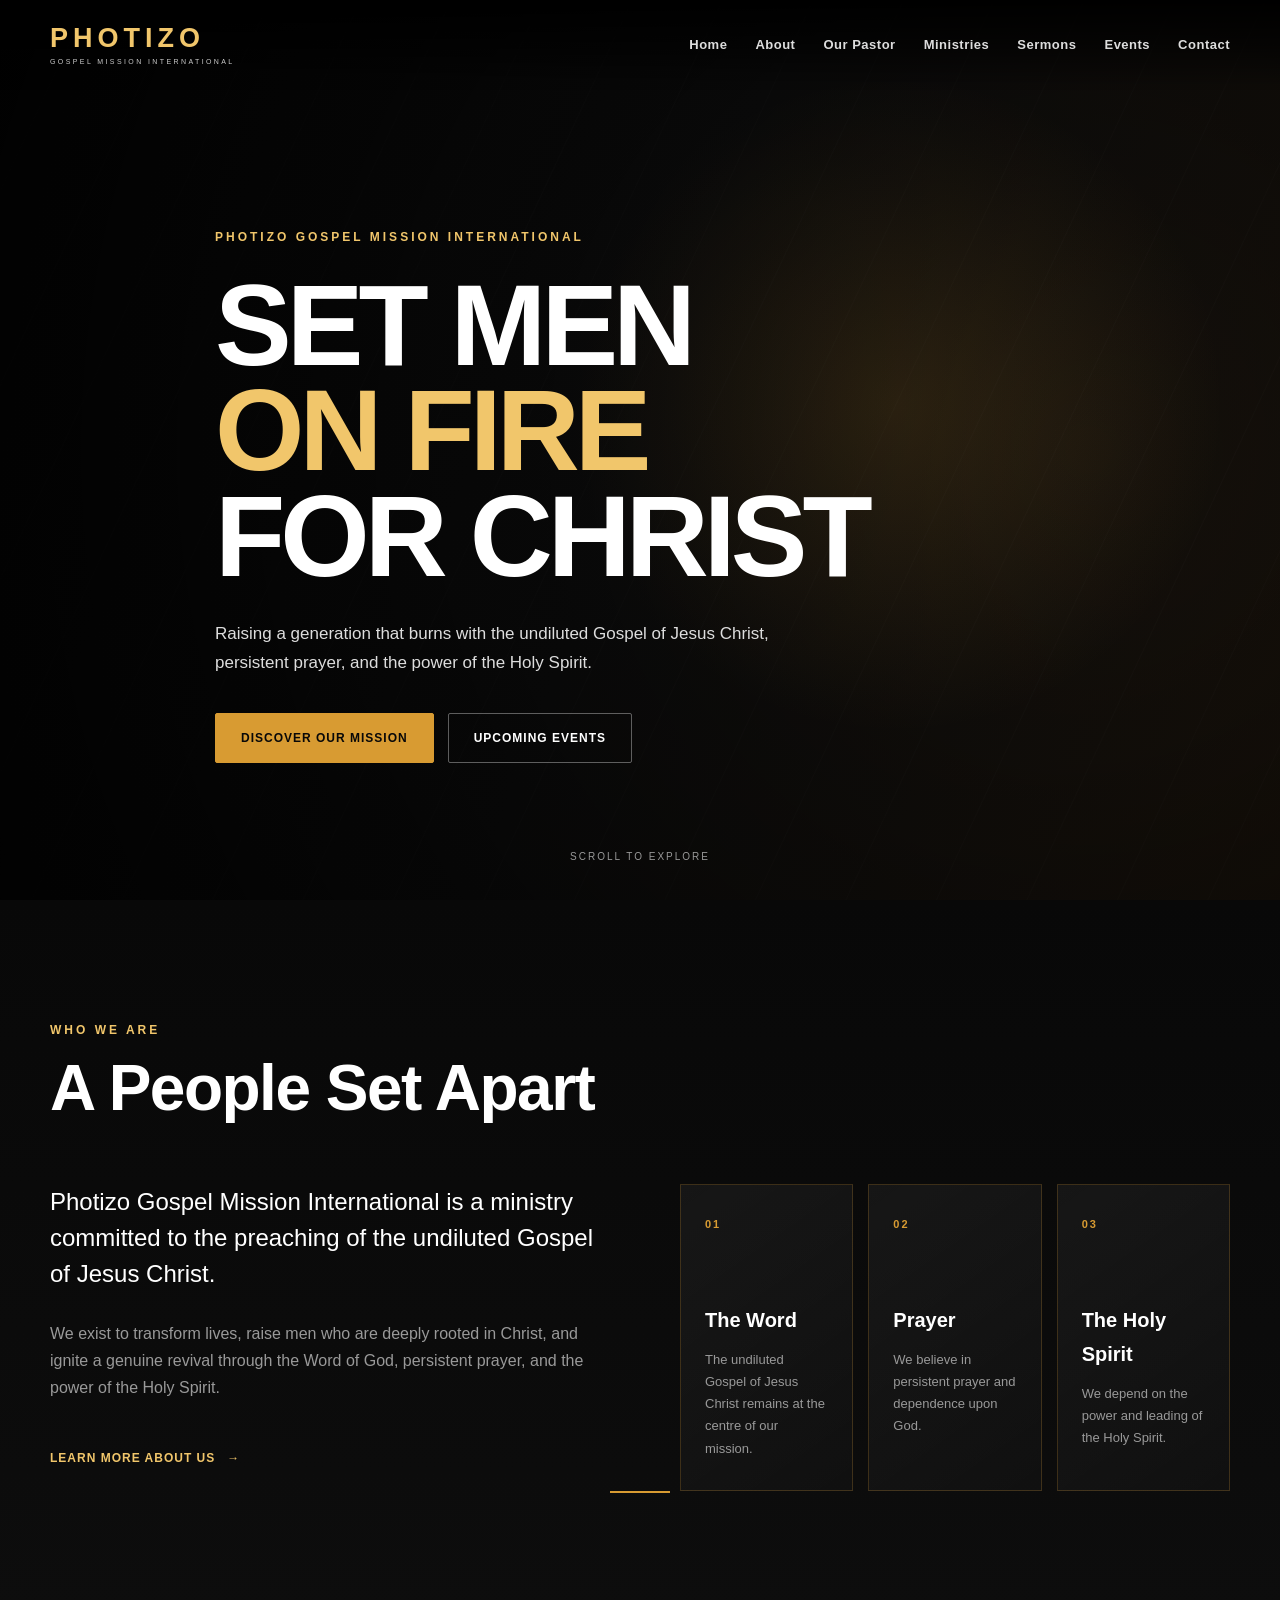
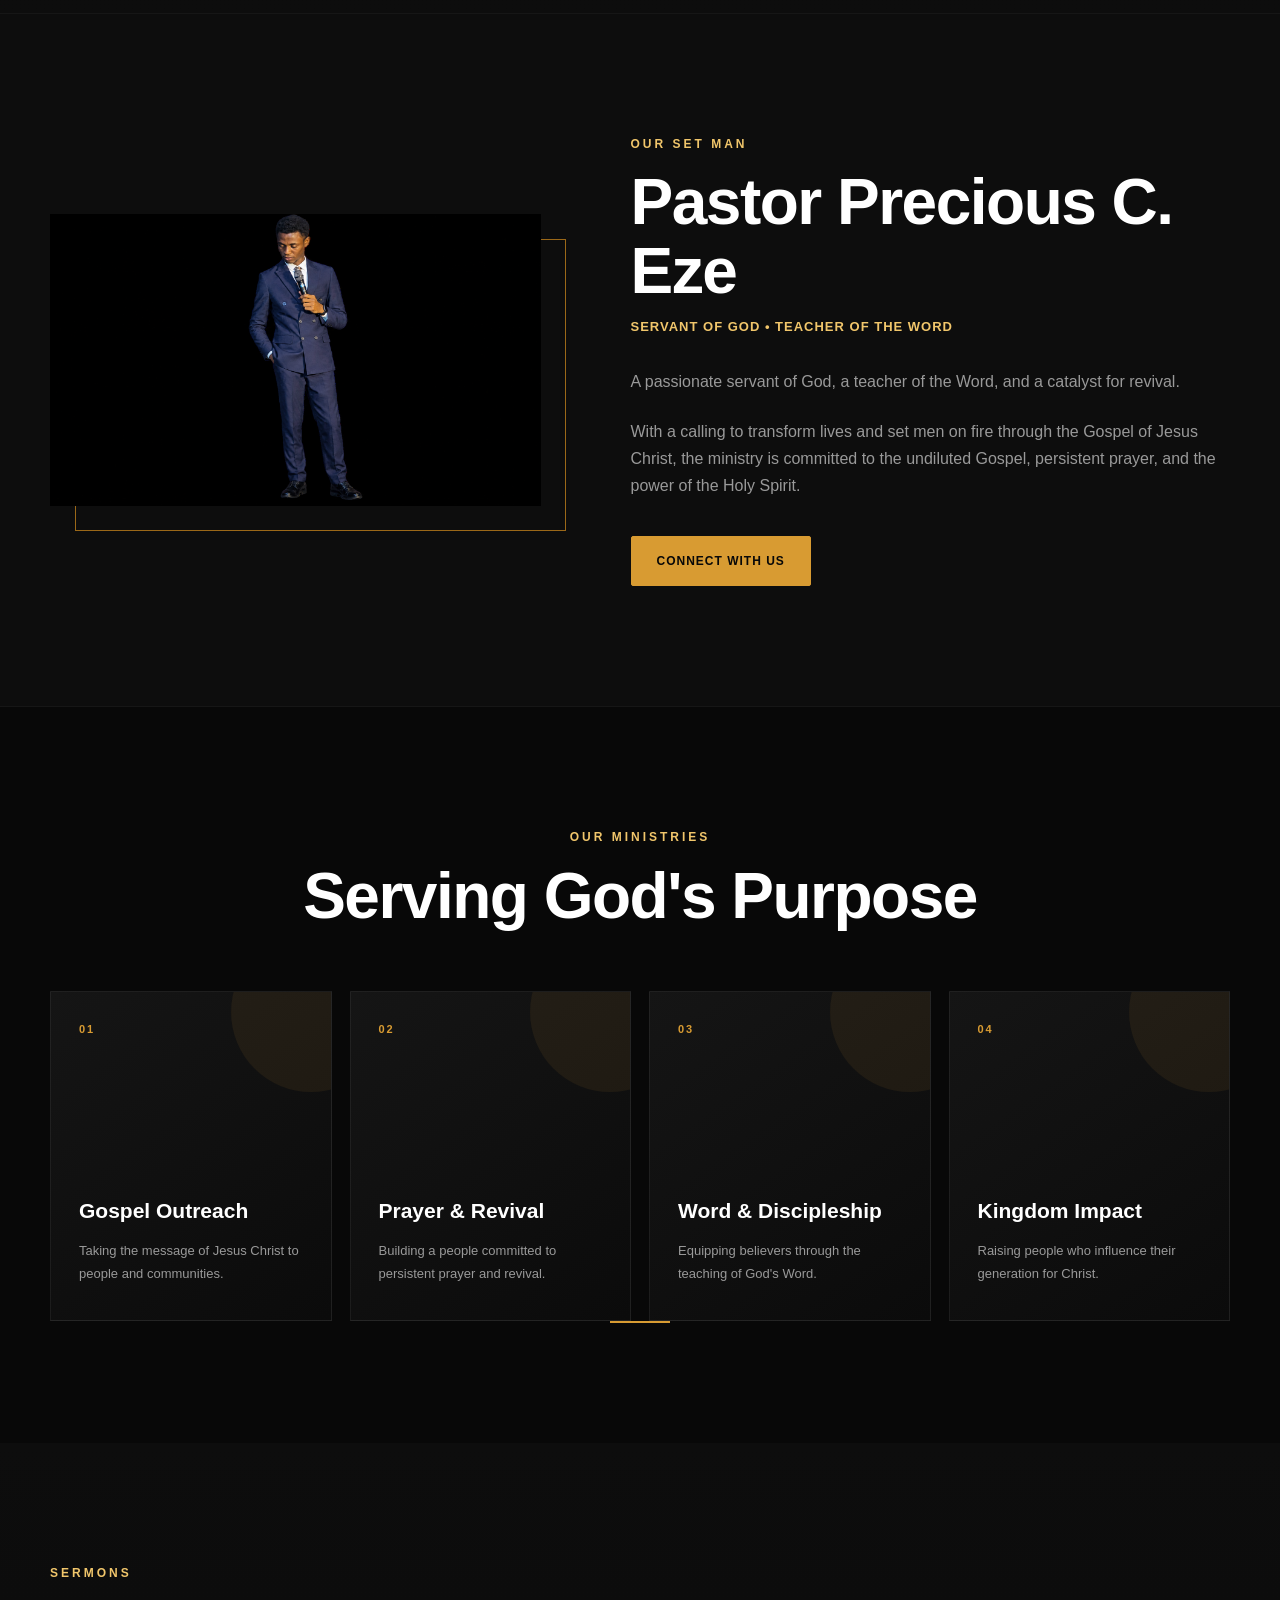
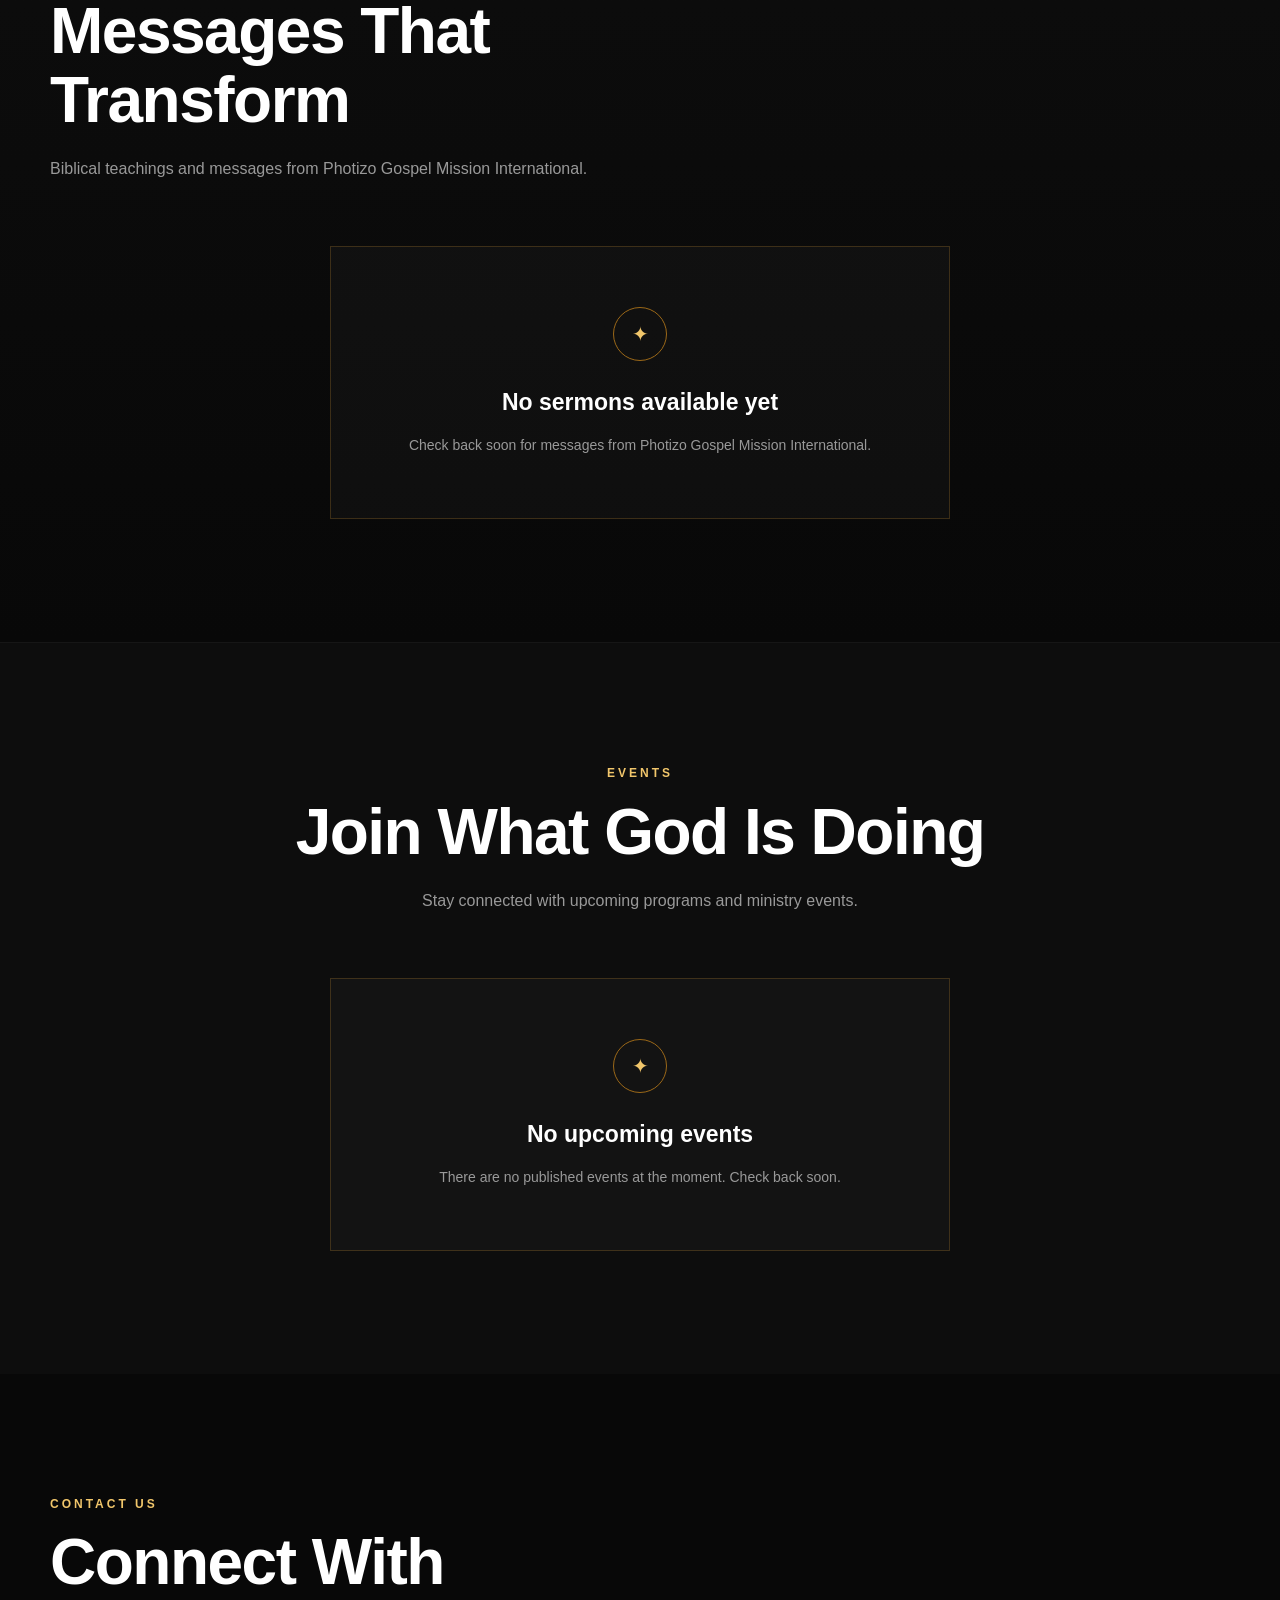
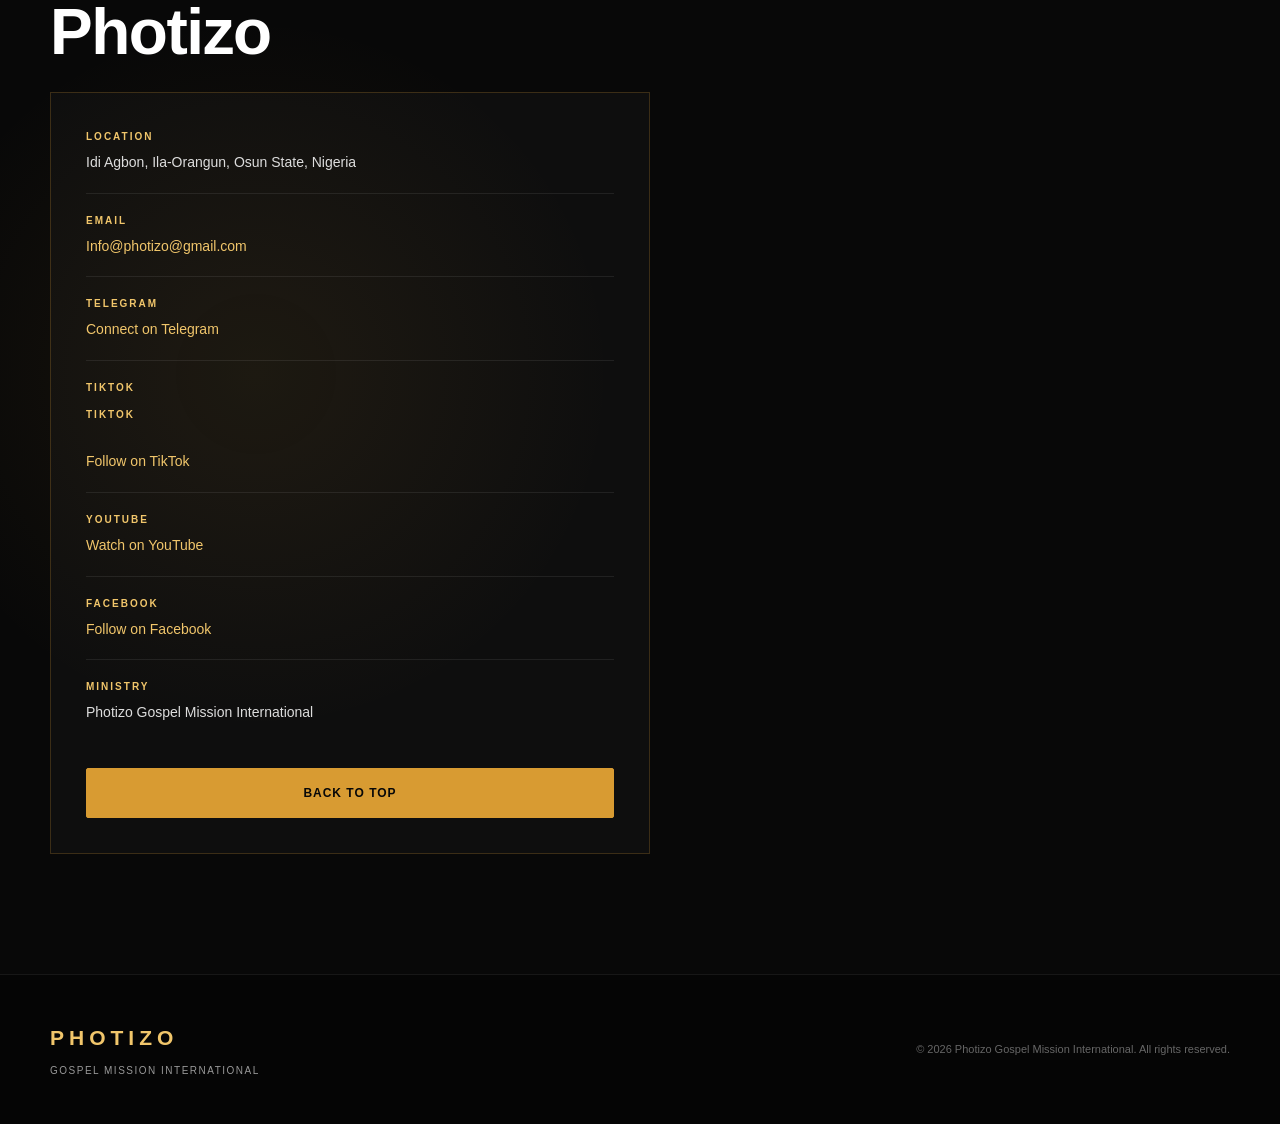
<file: index.html>
<!DOCTYPE html>
<html lang="en">
<head>
    <meta charset="UTF-8">

    <meta
        name="viewport"
        content="width=device-width, initial-scale=1.0"
    >

    <meta
        name="description"
        content="Photizo Gospel Mission International"
    >

    <meta
        name="theme-color"
        content="#090909"
    >

    <title>Photizo Gospel Mission International</title>

    <link
        rel="stylesheet"
        href="css/style.css"
    >
</head>

<body>

    <!-- ==================================================
         HEADER / NAVIGATION
    =================================================== -->

    <header class="site-header">

        <div class="container nav-container">

            <a
                href="#home"
                class="logo"
                aria-label="Photizo Gospel Mission International Home"
            >
                <span class="logo-main">
                    PHOTIZO
                </span>

                <span class="logo-sub">
                    GOSPEL MISSION INTERNATIONAL
                </span>
            </a>


            <button
                class="menu-toggle"
                id="menuToggle"
                type="button"
                aria-label="Open navigation menu"
                aria-expanded="false"
                aria-controls="mainNav"
            >
                <span></span>
                <span></span>
                <span></span>
            </button>


            <nav
                class="main-nav"
                id="mainNav"
                aria-label="Main navigation"
            >

                <a href="#home">Home</a>

                <a href="#about">About</a>

                <a href="#pastor">Our Pastor</a>

                <a href="#ministries">Ministries</a>

                <a href="#sermons">Sermons</a>

                <a href="#events">Events</a>

                <a href="#contact">Contact</a>

            </nav>

        </div>

    </header>


    <!-- ==================================================
         MAIN CONTENT
    =================================================== -->

    <main>


        <!-- ==================================================
             HERO SECTION
        =================================================== -->

        <section
            class="hero-section"
            id="home"
        >

            <div class="hero-overlay"></div>

            <div class="container hero-content">

                <p class="hero-tag">
                    PHOTIZO GOSPEL MISSION INTERNATIONAL
                </p>

                <h1>
                    SET MEN
                    <span>ON FIRE</span>
                    FOR CHRIST
                </h1>

                <p class="hero-description">
                    Raising a generation that burns with the
                    undiluted Gospel of Jesus Christ, persistent
                    prayer, and the power of the Holy Spirit.
                </p>

                <div class="hero-buttons">

                    <a
                        href="#about"
                        class="btn btn-primary"
                    >
                        Discover Our Mission
                    </a>

                    <a
                        href="#events"
                        class="btn btn-outline"
                    >
                        Upcoming Events
                    </a>

                </div>

            </div>

            <div class="hero-scroll">
                <span>Scroll to explore</span>
            </div>

        </section>


        <!-- ==================================================
             ABOUT SECTION
        =================================================== -->

        <section
            class="about-section section"
            id="about"
        >

            <div class="container">

                <div class="section-heading">

                    <p class="section-label">
                        WHO WE ARE
                    </p>

                    <h2>
                        A People Set Apart
                    </h2>

                </div>


                <div class="about-grid">

                    <div class="about-content">

                        <p class="lead-text">
                            Photizo Gospel Mission International
                            is a ministry committed to the preaching
                            of the undiluted Gospel of Jesus Christ.
                        </p>

                        <p>
                            We exist to transform lives, raise men
                            who are deeply rooted in Christ, and
                            ignite a genuine revival through the
                            Word of God, persistent prayer, and the
                            power of the Holy Spirit.
                        </p>

                        <a
                            href="#about"
                            class="text-link"
                        >
                            Learn More About Us
                            <span>→</span>
                        </a>

                    </div>


                    <div class="about-highlight">

                        <div class="highlight-card">

                            <span class="highlight-number">
                                01
                            </span>

                            <h3>
                                The Word
                            </h3>

                            <p>
                                The undiluted Gospel of Jesus Christ
                                remains at the centre of our mission.
                            </p>

                        </div>


                        <div class="highlight-card">

                            <span class="highlight-number">
                                02
                            </span>

                            <h3>
                                Prayer
                            </h3>

                            <p>
                                We believe in persistent prayer and
                                dependence upon God.
                            </p>

                        </div>


                        <div class="highlight-card">

                            <span class="highlight-number">
                                03
                            </span>

                            <h3>
                                The Holy Spirit
                            </h3>

                            <p>
                                We depend on the power and leading
                                of the Holy Spirit.
                            </p>

                        </div>

                    </div>

                </div>

            </div>

        </section>


        <!-- ==================================================
             PASTOR SECTION
        =================================================== -->

        <section
            class="pastor-section section"
            id="pastor"
        >

            <div class="container pastor-grid">

                <div class="pastor-image-wrapper">

                    <img
                        src="file_00000000a63082439e3de35086e7ab78.png"
                        alt="Set man of Photizo Gospel Mission International"
                        class="pastor-image"
                    >

                </div>


                <div class="pastor-content">

                    <p class="section-label">
                        OUR SET MAN
                    </p>

                    <h2>
                        Pastor Precious C. Eze
                    </h2>

                    <p class="pastor-title">
                        Servant of God • Teacher of the Word
                    </p>

                    <p>
                        A passionate servant of God, a teacher
                        of the Word, and a catalyst for revival.
                    </p>

                    <p>
                        With a calling to transform lives and set
                        men on fire through the Gospel of Jesus
                        Christ, the ministry is committed to the
                        undiluted Gospel, persistent prayer, and
                        the power of the Holy Spirit.
                    </p>

                    <a
                        href="#contact"
                        class="btn btn-primary"
                    >
                        Connect With Us
                    </a>

                </div>

            </div>

        </section>


        <!-- ==================================================
             MINISTRIES SECTION
        =================================================== -->

        <section
            class="ministries-section section"
            id="ministries"
        >

            <div class="container">

                <div class="section-heading centered">

                    <p class="section-label">
                        OUR MINISTRIES
                    </p>

                    <h2>
                        Serving God's Purpose
                    </h2>

                </div>


                <div class="ministries-grid">

                    <article class="ministry-card">

                        <span class="card-number">
                            01
                        </span>

                        <h3>
                            Gospel Outreach
                        </h3>

                        <p>
                            Taking the message of Jesus Christ
                            to people and communities.
                        </p>

                    </article>


                    <article class="ministry-card">

                        <span class="card-number">
                            02
                        </span>

                        <h3>
                            Prayer & Revival
                        </h3>

                        <p>
                            Building a people committed to
                            persistent prayer and revival.
                        </p>

                    </article>


                    <article class="ministry-card">

                        <span class="card-number">
                            03
                        </span>

                        <h3>
                            Word & Discipleship
                        </h3>

                        <p>
                            Equipping believers through the
                            teaching of God's Word.
                        </p>

                    </article>


                    <article class="ministry-card">

                        <span class="card-number">
                            04
                        </span>

                        <h3>
                            Kingdom Impact
                        </h3>

                        <p>
                            Raising people who influence their
                            generation for Christ.
                        </p>

                    </article>

                </div>

            </div>

        </section>


        <!-- ==================================================
             SERMONS SECTION
             CONTENT WILL COME FROM SUPABASE
        =================================================== -->

        <section
            class="sermons-section section"
            id="sermons"
        >

            <div class="container">

                <div class="section-heading">

                    <p class="section-label">
                        SERMONS
                    </p>

                    <h2>
                        Messages That Transform
                    </h2>

                    <p>
                        Biblical teachings and messages from
                        Photizo Gospel Mission International.
                    </p>

                </div>


                <div
                    class="sermons-container"
                    id="sermonsContainer"
                >

                    <div class="empty-state">

                        <div class="empty-icon">
                            ✦
                        </div>

                        <h3>
                            No sermons available yet
                        </h3>

                        <p>
                            Check back soon for messages from
                            Photizo Gospel Mission International.
                        </p>

                    </div>

                </div>

            </div>

        </section>


        <!-- ==================================================
             EVENTS SECTION
             CONTENT WILL COME FROM SUPABASE
        =================================================== -->

        <section
            class="events-section section"
            id="events"
        >

            <div class="container">

                <div class="section-heading centered">

                    <p class="section-label">
                        EVENTS
                    </p>

                    <h2>
                        Join What God Is Doing
                    </h2>

                    <p>
                        Stay connected with upcoming programs
                        and ministry events.
                    </p>

                </div>


                <div
                    class="events-container"
                    id="eventsContainer"
                >

                    <!-- EVENT REGISTRATION FORM -->

                    <div
                        class="event-registration-box"
                        id="eventRegistrationBox"
                        style="display: none;"
                    >

                        <div class="section-heading centered">

                            <p class="section-label">
                                EVENT REGISTRATION
                            </p>

                            <h3>
                                Register for an Event
                            </h3>

                            <p>
                                Fill in your details below to register.
                            </p>

                        </div>


                        <form id="eventRegistrationForm">

                            <div class="form-group">

                                <label for="registrationName">
                                    Full Name
                                </label>

                                <input
                                    type="text"
                                    id="registrationName"
                                    name="name"
                                    placeholder="Enter your full name"
                                    required
                                >

                            </div>


                            <div class="form-group">

                                <label for="registrationEmail">
                                    Email Address
                                </label>

                                <input
                                    type="email"
                                    id="registrationEmail"
                                    name="email"
                                    placeholder="Enter your email"
                                    required
                                >

                            </div>


                            <div class="form-group">

                                <label for="registrationEvent">
                                    Select Event
                                </label>

                                <input
                                    type="text"
                                    id="registrationEvent"
                                    name="event_name"
                                    placeholder="Enter event name"
                                    required
                                >

                            </div>


                            <button
                                type="submit"
                                class="primary-btn"
                            >
                                Register
                            </button>


                            <div
                                id="registrationFormMessage"
                                class="event-message"
                            ></div>

                        </form>

                    </div>


                    <div class="empty-state">

                        <div class="empty-icon">
                            ✦
                        </div>

                        <h3>
                            No upcoming events
                        </h3>

                        <p>
                            There are no published events at
                            the moment. Check back soon.
                        </p>

                    </div>

                </div>

            </div>

        </section>


        <!-- ==================================================
             CONTACT SECTION
        =================================================== -->

        <section
            class="contact-section section"
            id="contact"
        >

            <div class="container">

                <div class="contact-grid">

                    <div class="contact-content">

                        <p class="section-label">
                            CONTACT US
                        </p>

                        <h2>
                            Connect With Photizo
                        </h2>


                        <div class="contact-details">

                            <div class="contact-item">

                                <span>
                                    Location
                                </span>

                                <p>
                                    Idi Agbon, Ila-Orangun,
                                    Osun State, Nigeria
                                </p>

                            </div>


                            <div class="contact-item">

                                <span>
                                    Email
                                </span>

                                <p>
                                    <a href="mailto:Info@photizo@gmail.com">
                                        Info@photizo@gmail.com
                                    </a>
                                </p>

                            </div>


                            <div class="contact-item">

                                <span>
                                    Telegram
                                </span>

                                <p>
                                    <a
                                        href="https://t.me/Precious_C_Eze"
                                        target="_blank"
                                        rel="noopener noreferrer"
                                    >
                                        Connect on Telegram
                                    </a>
                                </p>

                            </div>


                            <div class="contact-item">

                                <span>
                                    TikTok
                                </span>

                                <p>
                                    <a
                                        href="https://www.tiktok.com/@precious_c_eze"
                                        target="_blank"
                                        rel="noopener noreferrer"<div class="contact-item">

                                <span>
                                    TikTok
                                </span>

                                <p>
                                    <a
                                        href="https://www.tiktok.com/@precious_c_eze"
                                        target="_blank"
                                        rel="noopener noreferrer"
                                    >
                                        Follow on TikTok
                                    </a>
                                </p>

                            </div>


                            <div class="contact-item">

                                <span>
                                    YouTube
                                </span>

                                <p>
                                    <a
                                        href="https://www.youtube.com/precious_c_eze"
                                        target="_blank"
                                        rel="noopener noreferrer"
                                    >
                                        Watch on YouTube
                                    </a>
                                </p>

                            </div>


                            <div class="contact-item">

                                <span>
                                    Facebook
                                </span>

                                <p>
                                    <a
                                        href="https://www.facebook.com/Precious.Chigozirim.eze"
                                        target="_blank"
                                        rel="noopener noreferrer"
                                    >
                                        Follow on Facebook
                                    </a>
                                </p>

                            </div>


                            <div class="contact-item">

                                <span>
                                    Ministry
                                </span>

                                <p>
                                    Photizo Gospel Mission International
                                </p>

                            </div>


                            <a
                                href="#home"
                                class="btn btn-primary"
                            >
                                Back To Top
                            </a>

                        </div>

                    </div>

                </div>

            </div>

        </section>

    </main>


    <!-- ==================================================
         FOOTER
    =================================================== -->

    <footer class="site-footer">

        <div class="container footer-content">

            <div class="footer-brand">

                <span class="logo-main">
                    PHOTIZO
                </span>

                <p>
                    Gospel Mission International
                </p>

            </div>


            <p class="copyright">
                ©
                <span id="currentYear"></span>
                Photizo Gospel Mission International.
                All rights reserved.
            </p>

        </div>

    </footer>


    <!-- ==================================================
         JAVASCRIPT
         MOBILE MENU + HEADER
    =================================================== -->

    <script>

        document.addEventListener(
            "DOMContentLoaded",
            function () {

                const menuToggle =
                    document.getElementById("menuToggle");

                const mainNav =
                    document.getElementById("mainNav");

                const siteHeader =
                    document.querySelector(".site-header");


                /* MOBILE MENU */

                if (menuToggle && mainNav) {

                    menuToggle.addEventListener(
                        "click",
                        function () {

                            const isOpen =
                                mainNav.classList.toggle("active");

                            menuToggle.classList.toggle(
                                "active",
                                isOpen
                            );

                            menuToggle.setAttribute(
                                "aria-expanded",
                                isOpen ? "true" : "false"
                            );

                            menuToggle.setAttribute(
                                "aria-label",
                                isOpen
                                    ? "Close navigation menu"
                                    : "Open navigation menu"
                            );

                        }
                    );


                    /* CLOSE MENU AFTER CLICKING A LINK */

                    mainNav
                        .querySelectorAll("a")
                        .forEach(function (link) {

                            link.addEventListener(
                                "click",
                                function () {

                                    mainNav.classList.remove(
                                        "active"
                                    );

                                    menuToggle.classList.remove(
                                        "active"
                                    );

                                    menuToggle.setAttribute(
                                        "aria-expanded",
                                        "false"
                                    );

                                    menuToggle.setAttribute(
                                        "aria-label",
                                        "Open navigation menu"
                                    );

                                }
                            );

                        });

                }


                /* HEADER SCROLL EFFECT */

                function updateHeader() {

                    if (!siteHeader) {
                        return;
                    }

                    if (window.scrollY > 40) {

                        siteHeader.classList.add(
                            "scrolled"
                        );

                    } else {

                        siteHeader.classList.remove(
                            "scrolled"
                        );

                    }

                }


                window.addEventListener(
                    "scroll",
                    updateHeader
                );

                updateHeader();


                /* CURRENT YEAR */

                const currentYear =
                    document.getElementById("currentYear");

                if (currentYear) {

                    currentYear.textContent =
                        new Date().getFullYear();

                }

            }
        );

    </script>

</body>
    </html>
</file>
<file: css/style.css>
/* =========================================================
   PHOTIZO GOSPEL MISSION INTERNATIONAL
   MAIN WEBSITE STYLES
   COMPLETE CLEAN RESPONSIVE VERSION
========================================================= */


/* =========================================================
   ROOT VARIABLES
========================================================= */

:root {
    --bg-dark: #080808;
    --bg-soft: #101010;
    --bg-card: #151515;

    --gold: #d89b32;
    --gold-light: #f1c66b;
    --gold-dark: #9b6818;

    --white: #ffffff;
    --text-light: #dddddd;
    --text-muted: #999999;

    --border: rgba(216, 155, 50, 0.22);

    --container: 1180px;

    --transition: 0.3s ease;
}


/* =========================================================
   RESET
========================================================= */

* {
    margin: 0;
    padding: 0;
    box-sizing: border-box;
}


html {
    scroll-behavior: smooth;
}


body {
    font-family:
        Arial,
        Helvetica,
        sans-serif;

    background: var(--bg-dark);
    color: var(--white);

    line-height: 1.7;

    overflow-x: hidden;
}


a {
    color: inherit;
    text-decoration: none;
}


button,
input {
    font-family: inherit;
}


img {
    max-width: 100%;
    display: block;
}


/* =========================================================
   CONTAINER
========================================================= */

.container {
    width: min(
        calc(100% - 40px),
        var(--container)
    );

    margin-inline: auto;
}


/* =========================================================
   HIDE OLD / DUPLICATE NAVIGATION
========================================================= */

/*
   The HTML contains an older .site-nav block before
   the main .site-header.

   We hide that duplicate navigation so it cannot
   interfere with the responsive hamburger menu.
*/

.site-nav {
    display: none;
}


/* =========================================================
   HEADER
========================================================= */

.site-header {
    position: fixed;

    top: 0;
    left: 0;

    width: 100%;

    z-index: 1000;

    background:
        linear-gradient(
            to bottom,
            rgba(0, 0, 0, 0.96),
            rgba(0, 0, 0, 0.55),
            transparent
        );

    transition:
        background var(--transition),
        backdrop-filter var(--transition);
}


.site-header.scrolled {
    background: rgba(8, 8, 8, 0.96);

    backdrop-filter: blur(12px);

    border-bottom:
        1px solid var(--border);
}


/* =========================================================
   HEADER NAV CONTAINER
========================================================= */

.site-header .nav-container {
    min-height: 90px;

    display: flex;

    align-items: center;

    justify-content: space-between;

    gap: 30px;
}


/* =========================================================
   LOGO
========================================================= */

.logo {
    display: flex;

    flex-direction: column;

    line-height: 1;

    flex-shrink: 0;
}


.logo-main {
    color: var(--gold-light);

    font-size: 27px;

    font-weight: 900;

    letter-spacing: 5px;
}


.logo-sub {
    color: var(--white);

    font-size: 7px;

    letter-spacing: 2.4px;

    margin-top: 6px;

    opacity: 0.8;
}


/* =========================================================
   MAIN NAVIGATION
========================================================= */

.main-nav {
    display: flex;

    align-items: center;

    gap: 28px;
}


.main-nav a {
    position: relative;

    color: var(--text-light);

    font-size: 13px;

    font-weight: 600;

    letter-spacing: 0.5px;

    padding: 8px 0;

    transition:
        color var(--transition);
}


.main-nav a::after {
    content: "";

    position: absolute;

    left: 0;
    bottom: 0;

    width: 0;
    height: 2px;

    background: var(--gold);

    transition:
        width var(--transition);
}


.main-nav a:hover {
    color: var(--gold-light);
}


.main-nav a:hover::after {
    width: 100%;
}


/* =========================================================
   MOBILE MENU BUTTON
========================================================= */

.menu-toggle {
    display: none;

    width: 44px;
    height: 44px;

    border:
        1px solid var(--border);

    background:
        rgba(0, 0, 0, 0.4);

    cursor: pointer;

    align-items: center;
    justify-content: center;

    flex-direction: column;

    gap: 5px;

    border-radius: 4px;

    position: relative;

    z-index: 1002;
}


.menu-toggle span {
    width: 21px;
    height: 2px;

    background:
        var(--gold-light);

    transition:
        transform var(--transition),
        opacity var(--transition);
}


/* =========================================================
   GENERAL SECTIONS
========================================================= */

.section {
    position: relative;

    padding:
        120px 0;
}


.section-heading {
    max-width: 700px;

    margin-bottom: 60px;
}


.section-heading.centered {
    margin-inline: auto;

    text-align: center;
}


.section-label {
    color: var(--gold-light);

    font-size: 12px;

    font-weight: 800;

    letter-spacing: 3px;

    margin-bottom: 14px;
}


.section-heading h2,
.pastor-content h2,
.contact-content h2 {
    font-size:
        clamp(
            36px,
            5vw,
            64px
        );

    line-height: 1.08;

    font-weight: 800;

    letter-spacing: -1.5px;
}


.section-heading > p:last-child {
    color: var(--text-muted);

    margin-top: 20px;

    max-width: 620px;
}


.section-heading.centered > p:last-child {
    margin-inline: auto;
}


/* =========================================================
   BUTTONS
========================================================= */

.btn {
    display: inline-flex;

    align-items: center;

    justify-content: center;

    min-height: 50px;

    padding:
        0 25px;

    border-radius: 2px;

    font-size: 12px;

    font-weight: 800;

    letter-spacing: 1px;

    text-transform: uppercase;

    transition:
        transform var(--transition),
        background var(--transition),
        color var(--transition),
        border-color var(--transition);

    cursor: pointer;
}


.btn:hover {
    transform:
        translateY(-3px);
}


.btn-primary {
    background:
        var(--gold);

    color:
        #080808;

    border:
        1px solid var(--gold);
}


.btn-primary:hover {
    background:
        var(--gold-light);

    border-color:
        var(--gold-light);
}


.btn-outline {
    background:
        transparent;

    color:
        var(--white);

    border:
        1px solid
        rgba(
            255,
            255,
            255,
            0.35
        );
}


.btn-outline:hover {
    border-color:
        var(--gold);

    color:
        var(--gold-light);
}


/* =========================================================
   TEXT LINK
========================================================= */

.text-link {
    display: inline-flex;

    align-items: center;

    gap: 12px;

    color:
        var(--gold-light);

    font-size: 12px;

    font-weight: 800;

    letter-spacing: 1px;

    text-transform: uppercase;

    margin-top: 25px;

    transition:
        gap var(--transition),
        color var(--transition);
}


.text-link:hover {
    gap: 18px;

    color:
        var(--white);
}


/* =========================================================
   HERO SECTION
========================================================= */

.hero-section {
    min-height: 100vh;

    position: relative;

    display: flex;

    align-items: center;

    background:
        radial-gradient(
            circle at 70% 45%,
            rgba(
                216,
                155,
                50,
                0.16
            ),
            transparent 32%
        ),
        linear-gradient(
            110deg,
            #080808 0%,
            #0d0d0d 50%,
            #17110a 100%
        );

    overflow: hidden;
}


.hero-section::before {
    content: "";

    position: absolute;

    inset: 0;

    background:
        repeating-linear-gradient(
            115deg,
            transparent 0,
            transparent 80px,
            rgba(
                255,
                255,
                255,
                0.015
            ) 81px,
            transparent 82px
        );

    pointer-events: none;
}


.hero-overlay {
    position: absolute;

    inset: 0;

    background:
        radial-gradient(
            circle at 85% 50%,
            transparent 0,
            rgba(
                0,
                0,
                0,
                0.45
            ) 55%,
            rgba(
                0,
                0,
                0,
                0.85
            ) 100%
        );
}


.hero-content {
    position: relative;

    z-index: 2;

    padding-top: 90px;

    max-width: 850px;
}


.hero-tag {
    color:
        var(--gold-light);

    font-size: 12px;

    font-weight: 800;

    letter-spacing: 3px;

    margin-bottom: 25px;
}


.hero-content h1 {
    font-size:
        clamp(
            55px,
            9vw,
            115px
        );

    line-height: 0.92;

    font-weight: 900;

    letter-spacing: -5px;

    max-width: 900px;
}


.hero-content h1 span {
    display: block;

    color:
        var(--gold-light);
}


.hero-description {
    max-width: 600px;

    margin-top: 30px;

    color:
        var(--text-light);

    font-size: 17px;
}


.hero-buttons {
    display: flex;

    flex-wrap: wrap;

    gap: 14px;

    margin-top: 35px;
}


.hero-scroll {
    position: absolute;

    bottom: 35px;

    left: 50%;

    transform:
        translateX(-50%);

    color:
        var(--text-muted);

    font-size: 10px;

    letter-spacing: 2px;

    text-transform: uppercase;
}


/* =========================================================
   ABOUT SECTION
========================================================= */

.about-section {
    background:
        linear-gradient(
            180deg,
            #080808 0%,
            #0d0d0d 100%
        );
}


.about-grid {
    display: grid;

    grid-template-columns:
        minmax(0, 1fr)
        minmax(0, 1fr);

    gap: 80px;

    align-items: start;
}


.about-content {
    max-width: 600px;
}


.about-content p {
    color:
        var(--text-muted);

    font-size: 16px;

    margin-bottom: 22px;
}


.about-content .lead-text {
    color:
        var(--white);

    font-size: 24px;

    line-height: 1.5;

    margin-bottom: 28px;
}


/* =========================================================
   ABOUT HIGHLIGHTS
========================================================= */

.about-highlight {
    display: grid;

    grid-template-columns:
        repeat(3, 1fr);

    gap: 15px;
}


.highlight-card {
    position: relative;

    min-height: 280px;

    padding:
        30px 24px;

    background:
        linear-gradient(
            145deg,
            rgba(
                255,
                255,
                255,
                0.05
            ),
            rgba(
                255,
                255,
                255,
                0.015
            )
        );

    border:
        1px solid
        var(--border);

    overflow: hidden;

    transition:
        transform var(--transition),
        border-color var(--transition),
        background var(--transition);
}


.highlight-card::before {
    content: "";

    position: absolute;

    top: 0;
    left: 0;

    width: 100%;
    height: 3px;

    background:
        var(--gold);

    transform:
        scaleX(0);

    transform-origin:
        left;

    transition:
        transform var(--transition);
}


.highlight-card:hover {
    transform:
        translateY(-8px);

    border-color:
        rgba(
            216,
            155,
            50,
            0.55
        );

    background:
        rgba(
            216,
            155,
            50,
            0.05
        );
}


.highlight-card:hover::before {
    transform:
        scaleX(1);
}


.highlight-number {
    display: block;

    color:
        var(--gold);

    font-size: 11px;

    font-weight: 800;

    letter-spacing: 2px;

    margin-bottom: 70px;
}


.highlight-card h3 {
    font-size: 20px;

    margin-bottom: 12px;
}


.highlight-card p {
    color:
        var(--text-muted);

    font-size: 13px;

    line-height: 1.7;
}


/* =========================================================
   PASTOR SECTION
========================================================= */

.pastor-section {
    background:
        #0d0d0d;

    border-top:
        1px solid
        rgba(
            255,
            255,
            255,
            0.04
        );

    border-bottom:
        1px solid
        rgba(
            255,
            255,
            255,
            0.04
        );
}


.pastor-grid {
    display: grid;

    grid-template-columns:
        minmax(0, 0.9fr)
        minmax(0, 1.1fr);

    gap: 90px;

    align-items: center;
   }/* =========================================================
   PASTOR IMAGE
========================================================= */

.pastor-image-wrapper {
    position: relative;

    width: 100%;

    display: flex;

    align-items: center;

    justify-content: center;

    overflow: visible;
}


.pastor-image {
    display: block;

    width: 100%;

    height: auto;

    max-height: 600px;

    object-fit: contain;

    object-position: center;

    position: relative;

    z-index: 1;
}


.pastor-image-wrapper::before {
    content: "";

    position: absolute;

    top: 25px;
    left: 25px;

    right: -25px;
    bottom: -25px;

    border:
        1px solid
        var(--gold-dark);

    pointer-events: none;

    z-index: 0;
}


/* =========================================================
   OLD IMAGE PLACEHOLDER
========================================================= */

.pastor-image-placeholder {
    position: relative;

    min-height: 600px;

    display: flex;

    align-items: center;

    justify-content: center;

    background:
        radial-gradient(
            circle at center,
            rgba(
                216,
                155,
                50,
                0.16
            ),
            transparent 50%
        ),
        linear-gradient(
            145deg,
            #1b1b1b,
            #080808
        );

    border:
        1px solid
        var(--border);

    overflow: hidden;
}


.pastor-image-placeholder::after {
    content: "";

    position: absolute;

    inset: 0;

    background:
        linear-gradient(
            135deg,
            transparent 45%,
            rgba(
                216,
                155,
                50,
                0.12
            ) 50%,
            transparent 55%
        );

    opacity: 0.6;
}


.pastor-image-placeholder span {
    position: relative;

    z-index: 2;

    color:
        var(--gold-light);

    font-size: 13px;

    font-weight: 800;

    letter-spacing: 5px;
}


/* =========================================================
   PASTOR CONTENT
========================================================= */

.pastor-content {
    max-width: 650px;
}


.pastor-content h2 {
    margin-bottom: 10px;
}


.pastor-title {
    color:
        var(--gold-light) !important;

    font-size:
        13px !important;

    font-weight: 700;

    letter-spacing: 1px;

    text-transform: uppercase;

    margin-bottom:
        30px !important;
}


.pastor-content p:not(.section-label):not(.pastor-title) {
    color:
        var(--text-muted);

    font-size: 16px;

    margin-bottom: 22px;
}


.pastor-content .btn {
    margin-top: 15px;
}


/* =========================================================
   MINISTRIES
========================================================= */

.ministries-section {
    background:
        #080808;
}


.ministries-grid {
    display: grid;

    grid-template-columns:
        repeat(4, 1fr);

    gap: 18px;
}


.ministry-card {
    position: relative;

    min-height: 330px;

    padding:
        35px 28px;

    display: flex;

    flex-direction: column;

    justify-content: flex-end;

    background:
        linear-gradient(
            145deg,
            #151515,
            #0b0b0b
        );

    border:
        1px solid
        rgba(
            255,
            255,
            255,
            0.07
        );

    overflow: hidden;

    transition:
        transform var(--transition),
        border-color var(--transition);
}


.ministry-card::before {
    content: "";

    position: absolute;

    top: -60px;
    right: -60px;

    width: 160px;
    height: 160px;

    border-radius: 50%;

    background:
        rgba(
            216,
            155,
            50,
            0.08
        );

    transition:
        transform var(--transition);
}


.ministry-card:hover {
    transform:
        translateY(-8px);

    border-color:
        var(--gold-dark);
}


.ministry-card:hover::before {
    transform:
        scale(1.4);
}


.card-number {
    position: absolute;

    top: 28px;
    left: 28px;

    color:
        var(--gold);

    font-size: 11px;

    font-weight: 800;

    letter-spacing: 2px;
}


.ministry-card h3 {
    position: relative;

    z-index: 2;

    font-size: 21px;

    margin-bottom: 12px;
}


.ministry-card p {
    position: relative;

    z-index: 2;

    color:
        var(--text-muted);

    font-size: 13px;

    line-height: 1.7;
}


/* =========================================================
   DECORATIVE LINE
========================================================= */

.about-section::after,
.ministries-section::after {
    content: "";

    display: block;

    width: 60px;

    height: 2px;

    background:
        var(--gold);

    margin:
        0 auto;
}


/* =========================================================
   SERMONS
========================================================= */

.sermons-section {
    background:
        linear-gradient(
            180deg,
            #0d0d0d 0%,
            #080808 100%
        );
}


.sermons-container {
    min-height: 280px;

    display: flex;

    align-items: center;

    justify-content: center;
}


/* =========================================================
   EVENTS
========================================================= */

.events-section {
    background:
        #0d0d0d;

    border-top:
        1px solid
        rgba(
            255,
            255,
            255,
            0.04
        );
}


.events-container {
    min-height: 280px;

    display: flex;

    align-items: center;

    justify-content: center;

    flex-direction: column;

    gap: 30px;
}


/* =========================================================
   EVENT REGISTRATION
========================================================= */

.event-registration-box {
    width: 100%;

    max-width: 650px;

    padding: 35px;

    border:
        1px solid
        var(--border);

    background:
        rgba(
            255,
            255,
            255,
            0.025
        );
}


.event-registration-box .section-heading {
    margin-bottom: 35px;
}


.event-registration-box h3 {
    font-size: 28px;

    margin-bottom: 10px;
}


.event-registration-box form {
    width: 100%;
}


.form-group {
    margin-bottom: 20px;
}


.form-group label {
    display: block;

    color:
        var(--gold-light);

    font-size: 11px;

    font-weight: 700;

    letter-spacing: 1px;

    text-transform: uppercase;

    margin-bottom: 8px;
}


.form-group input {
    width: 100%;

    min-height: 50px;

    padding:
        0 15px;

    color:
        var(--white);

    background:
        #101010;

    border:
        1px solid
        rgba(
            255,
            255,
            255,
            0.12
        );

    outline: none;

    border-radius: 2px;

    transition:
        border-color var(--transition);
}


.form-group input:focus {
    border-color:
        var(--gold);
}


.form-group input::placeholder {
    color:
        #666;
}


.event-registration-box .btn {
    margin-top: 5px;
}


.event-message {
    margin-top: 15px;

    font-size: 13px;

    color:
        var(--text-muted);
   }/* =========================================================
   EMPTY STATE
========================================================= */

.empty-state {
    width: 100%;

    max-width: 620px;

    padding:
        60px 30px;

    text-align: center;

    border:
        1px solid
        var(--border);

    background:
        rgba(
            255,
            255,
            255,
            0.025
        );
}


.empty-icon {
    width: 54px;
    height: 54px;

    margin:
        0 auto 22px;

    display: flex;

    align-items: center;

    justify-content: center;

    border:
        1px solid
        var(--gold-dark);

    border-radius: 50%;

    color:
        var(--gold-light);

    font-size: 20px;
}


.empty-state h3 {
    font-size: 23px;

    margin-bottom: 12px;
}


.empty-state p {
    color:
        var(--text-muted);

    font-size: 14px;
}


/* =========================================================
   CONTACT
========================================================= */

.contact-section {
    background:
        radial-gradient(
            circle at 20% 50%,
            rgba(
                216,
                155,
                50,
                0.08
            ),
            transparent 30%
        ),
        #080808;
}


.contact-grid {
    display: grid;

    grid-template-columns:
        minmax(0, 1fr)
        minmax(280px, 0.8fr);

    gap: 100px;

    align-items: center;
}


.contact-content {
    max-width: 700px;
}


.contact-content h2 {
    margin-bottom: 25px;
}


.contact-content > p:last-child {
    color:
        var(--text-muted);

    max-width: 580px;

    font-size: 16px;
}


.contact-details {
    padding:
        35px;

    border:
        1px solid
        var(--border);

    background:
        rgba(
            255,
            255,
            255,
            0.025
        );
}


.contact-item {
    padding:
        18px 0;

    border-bottom:
        1px solid
        rgba(
            255,
            255,
            255,
            0.08
        );
}


.contact-item:first-child {
    padding-top: 0;
}


.contact-item:last-of-type {
    border-bottom: none;
}


.contact-item span {
    display: block;

    color:
        var(--gold-light);

    font-size: 10px;

    font-weight: 800;

    letter-spacing: 2px;

    text-transform: uppercase;

    margin-bottom: 6px;
}


.contact-item p {
    color:
        var(--text-light);

    font-size: 14px;
}


.contact-item a {
    position: relative;

    z-index: 10;

    display: inline-block;

    color:
        var(--gold-light);

    cursor: pointer;

    pointer-events: auto;

    transition:
        color var(--transition);
}


.contact-item a:hover {
    color:
        var(--white);

    text-decoration:
        underline;
}


.contact-details .btn {
    width: 100%;

    margin-top: 25px;
}


/* =========================================================
   FOOTER
========================================================= */

.site-footer {
    padding:
        45px 0;

    background:
        #050505;

    border-top:
        1px solid
        rgba(
            255,
            255,
            255,
            0.07
        );
}


.footer-content {
    display: flex;

    align-items: center;

    justify-content: space-between;

    gap: 30px;
}


.footer-brand .logo-main {
    font-size: 21px;
}


.footer-brand p {
    color:
        var(--text-muted);

    font-size: 10px;

    letter-spacing: 1.5px;

    text-transform: uppercase;

    margin-top: 6px;
}


.copyright {
    color:
        #666;

    font-size: 11px;

    text-align: right;
}


/* =========================================================
   SELECTION
========================================================= */

::selection {
    background:
        var(--gold);

    color:
        #080808;
}


/* =========================================================
   SCROLLBAR
========================================================= */

::-webkit-scrollbar {
    width: 8px;
}


::-webkit-scrollbar-track {
    background:
        #080808;
}


::-webkit-scrollbar-thumb {
    background:
        var(--gold-dark);

    border-radius:
        10px;
}


::-webkit-scrollbar-thumb:hover {
    background:
        var(--gold);
}


/* =========================================================
   TABLET
========================================================= */

@media (max-width: 1000px) {

    .main-nav {
        gap: 18px;
    }


    .main-nav a {
        font-size: 12px;
    }


    .about-grid {
        gap: 50px;
    }


    .about-highlight {
        grid-template-columns:
            1fr;
    }


    .highlight-card {
        min-height: 220px;
    }


    .highlight-number {
        margin-bottom: 35px;
    }


    .pastor-grid {
        gap: 50px;
    }


    .ministries-grid {
        grid-template-columns:
            repeat(2, 1fr);
    }


    .contact-grid {
        gap: 50px;
    }

}


/* =========================================================
   MOBILE — 760px AND BELOW
========================================================= */

@media (max-width: 760px) {

    /* ---------------------------------------------
       CONTAINER
    --------------------------------------------- */

    .container {
        width:
            calc(100% - 30px);

        max-width:
            var(--container);
    }


    /* ---------------------------------------------
       HEADER
    --------------------------------------------- */

    .site-header .nav-container {
        min-height: 76px;

        width:
            calc(100% - 30px);

        display: flex;

        flex-direction: row;

        align-items: center;

        justify-content: space-between;

        gap: 15px;
    }


    /* ---------------------------------------------
       MOBILE LOGO
    --------------------------------------------- */

    .logo-main {
        font-size: 23px;

        letter-spacing: 4px;
    }


    .logo-sub {
        font-size: 6px;

        letter-spacing: 1.7px;
    }


    /* ---------------------------------------------
       HAMBURGER
    --------------------------------------------- */

    .menu-toggle {
        display: flex;

        flex-shrink: 0;
    }


    /* ---------------------------------------------
       MOBILE NAVIGATION
    --------------------------------------------- */

    .main-nav {
        position: fixed;

        top: 0;

        right: -100%;

        width:
            min(
                320px,
                85%
            );

        height: 100vh;

        padding:
            110px 35px 40px;

        display: flex;

        align-items: flex-start;

        flex-direction: column;

        gap: 5px;

        background:
            #0a0a0a;

        border-left:
            1px solid
            var(--border);

        box-shadow:
            -20px 0 60px
            rgba(
                0,
                0,
                0,
                0.5
            );

        transition:
            right 0.35s ease;

        z-index: 1001;

        overflow-y: auto;
    }


    .main-nav.active {
        right: 0;
    }


    .main-nav a {
        width: 100%;

        padding:
            14px 0;

        font-size: 14px;

        border-bottom:
            1px solid
            rgba(
                255,
                255,
                255,
                0.05
            );
    }


    .main-nav a::after {
        display: none;
}/* ---------------------------------------------
       HAMBURGER ANIMATION
    --------------------------------------------- */

    .menu-toggle.active span:nth-child(1) {
        transform:
            translateY(7px)
            rotate(45deg);
    }


    .menu-toggle.active span:nth-child(2) {
        opacity: 0;
    }


    .menu-toggle.active span:nth-child(3) {
        transform:
            translateY(-7px)
            rotate(-45deg);
    }


    /* ---------------------------------------------
       HERO
    --------------------------------------------- */

    .hero-section {
        min-height: 850px;

        padding:
            100px 0 70px;
    }


    .hero-content {
        padding-top: 40px;

        max-width: 100%;
    }


    .hero-tag {
        font-size: 10px;

        letter-spacing: 2px;

        margin-bottom: 20px;
    }


    .hero-content h1 {
        font-size:
            clamp(
                48px,
                15vw,
                78px
            );

        letter-spacing:
            -3px;

        line-height:
            0.95;
    }


    .hero-description {
        font-size: 15px;

        max-width: 500px;

        margin-top: 25px;
    }


    .hero-buttons {
        flex-direction: column;

        align-items:
            stretch;

        width: 100%;

        max-width: 300px;
    }


    .hero-buttons .btn {
        width: 100%;
    }


    .hero-scroll {
        display: none;
    }


    /* ---------------------------------------------
       GENERAL SECTIONS
    --------------------------------------------- */

    .section {
        padding:
            85px 0;
    }


    .section-heading {
        margin-bottom:
            40px;
    }


    .section-heading h2,
    .pastor-content h2,
    .contact-content h2 {
        font-size:
            clamp(
                34px,
                10vw,
                50px
            );

        letter-spacing:
            -1px;
    }


    /* ---------------------------------------------
       ABOUT
    --------------------------------------------- */

    .about-grid {
        grid-template-columns:
            1fr;

        gap: 45px;
    }


    .about-content .lead-text {
        font-size: 21px;
    }


    .about-highlight {
        grid-template-columns:
            1fr;

        gap: 15px;
    }


    .highlight-card {
        min-height:
            220px;
    }


    /* ---------------------------------------------
       PASTOR
    --------------------------------------------- */

    .pastor-grid {
        grid-template-columns:
            1fr;

        gap: 55px;
    }


    .pastor-image-wrapper {
        width: 100%;

        max-width:
            600px;

        margin:
            0 auto;
    }


    .pastor-image {
        width: 100%;

        height: auto;

        max-height:
            600px;

        object-fit:
            contain;
    }


    .pastor-image-wrapper::before {
        top: 18px;
        left: 18px;

        right: -18px;
        bottom: -18px;
    }


    .pastor-image-placeholder {
        min-height:
            480px;
    }


    /* ---------------------------------------------
       MINISTRIES
    --------------------------------------------- */

    .ministries-grid {
        grid-template-columns:
            1fr;

        gap: 15px;
    }


    .ministry-card {
        min-height:
            270px;
    }


    /* ---------------------------------------------
       SERMONS
    --------------------------------------------- */

    .sermons-container {
        min-height:
            240px;
    }


    /* ---------------------------------------------
       EVENTS
    --------------------------------------------- */

    .events-container {
        min-height:
            240px;

        gap: 20px;
    }


    .event-registration-box {
        padding:
            25px 20px;
    }


    .event-registration-box h3 {
        font-size:
            24px;
    }


    /* ---------------------------------------------
       EMPTY STATE
    --------------------------------------------- */

    .empty-state {
        padding:
            45px 20px;
    }


    /* ---------------------------------------------
       CONTACT
    --------------------------------------------- */

    .contact-grid {
        grid-template-columns:
            1fr;

        gap: 45px;
    }


    .contact-details {
        padding:
            25px;
    }


    .contact-item p {
        font-size:
            14px;

        word-break:
            break-word;
    }


    /* ---------------------------------------------
       FOOTER
    --------------------------------------------- */

    .footer-content {
        flex-direction:
            column;

        align-items:
            flex-start;

        gap: 20px;
    }


    .copyright {
        text-align:
            left;
    }

}


/* =========================================================
   SMALL PHONES — 420px AND BELOW
========================================================= */

@media (max-width: 420px) {

    .container {
        width:
            calc(100% - 24px);
    }


    .site-header .nav-container {
        width:
            calc(100% - 24px);

        min-height:
            72px;
    }


    .logo-main {
        font-size:
            21px;

        letter-spacing:
            3px;
    }


    .logo-sub {
        font-size:
            5.5px;

        letter-spacing:
            1.4px;
    }


    .menu-toggle {
        width:
            42px;

        height:
            42px;
    }


    .hero-section {
        min-height:
            780px;
    }


    .hero-content h1 {
        font-size:
            48px;
    }


    .hero-description {
        font-size:
            14px;
    }


    .btn {
        min-height:
            48px;

        padding:
            0 19px;

        font-size:
            10px;
    }


    .pastor-image-wrapper {
        max-width:
            100%;
    }


    .pastor-image {
        width:
            100%;

        max-height:
            500px;
    }


    .pastor-image-wrapper::before {
        top: 12px;
        left: 12px;

        right: -12px;
        bottom: -12px;
    }


    .pastor-image-placeholder {
        min-height:
            390px;
    }


    .contact-details {
        padding:
            22px;
    }


    .event-registration-box {
        padding:
            22px 16px;
    }

}


/* =========================================================
   REDUCED MOTION
========================================================= */

@media (prefers-reduced-motion: reduce) {

    html {
        scroll-behavior:
            auto;
    }


    *,
    *::before,
    *::after {
        transition:
            none !important;

        animation:
            none !important;
    }

       }
</file>
